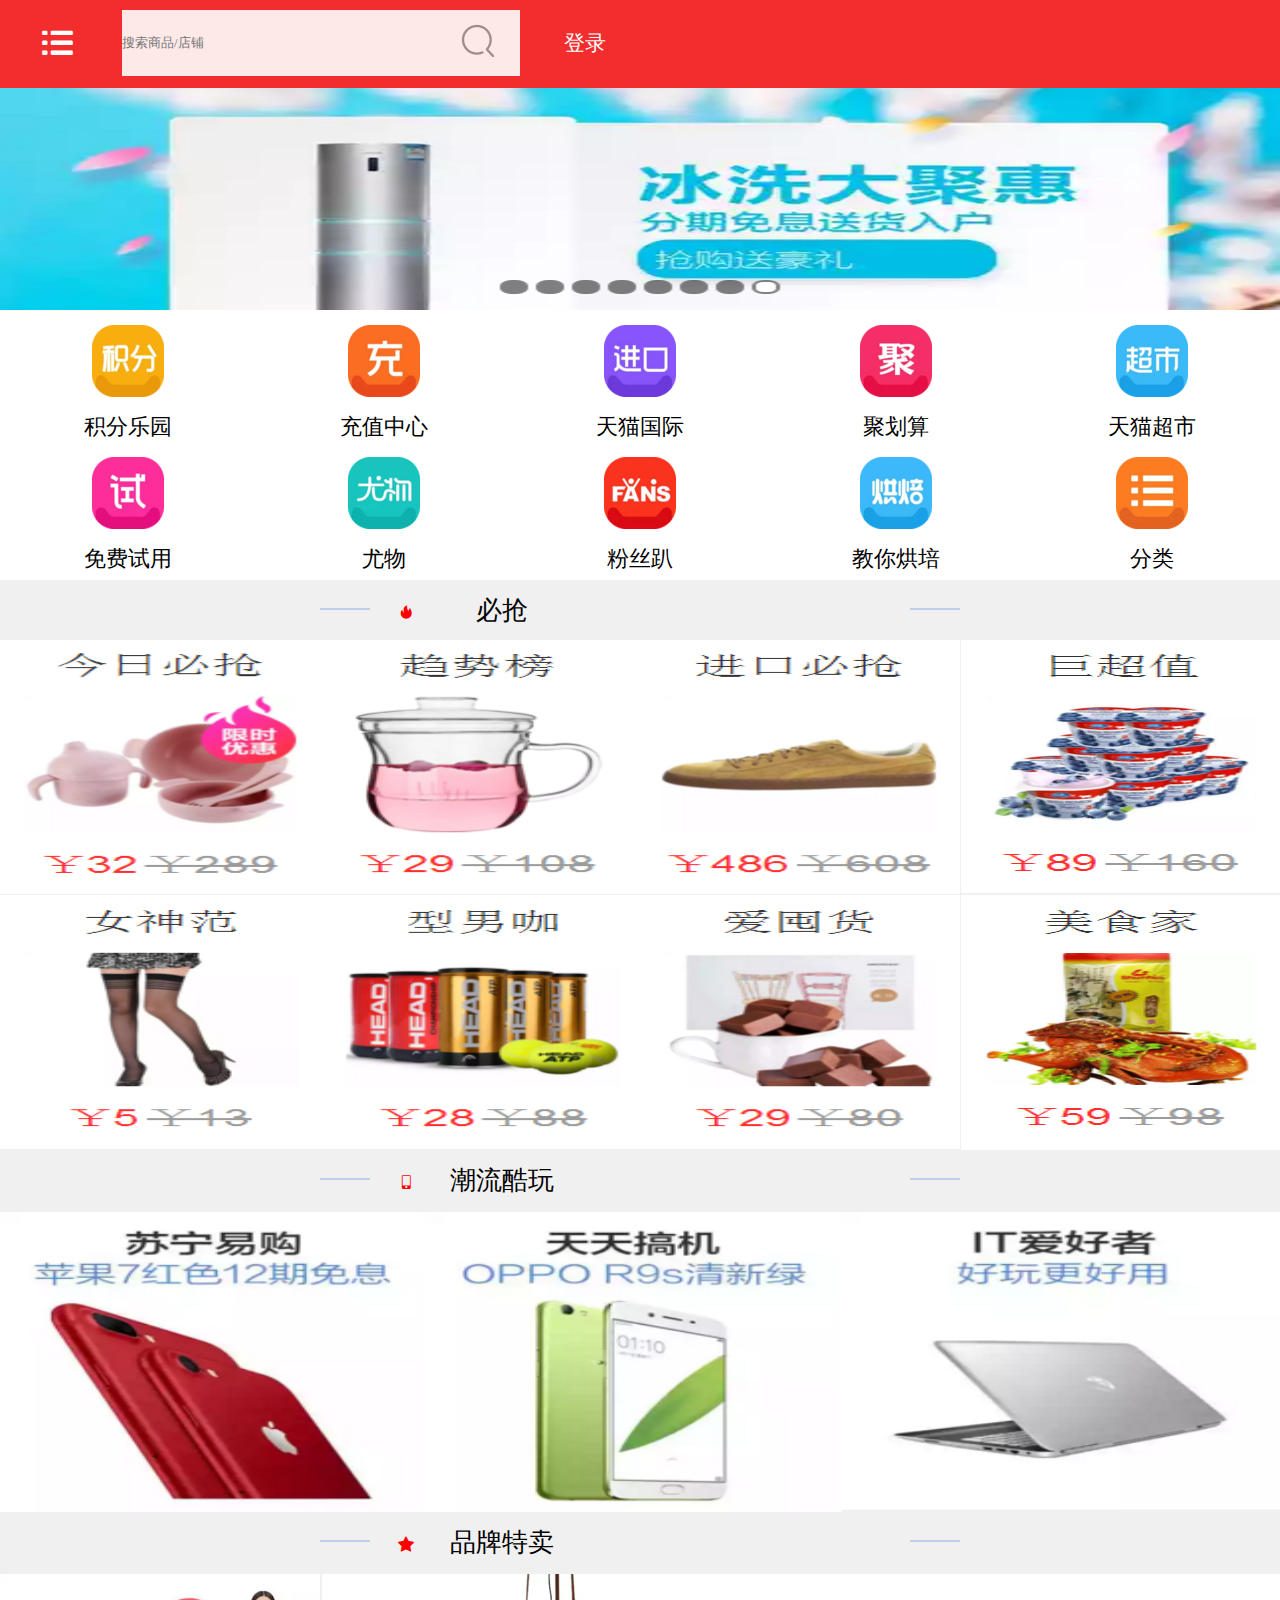
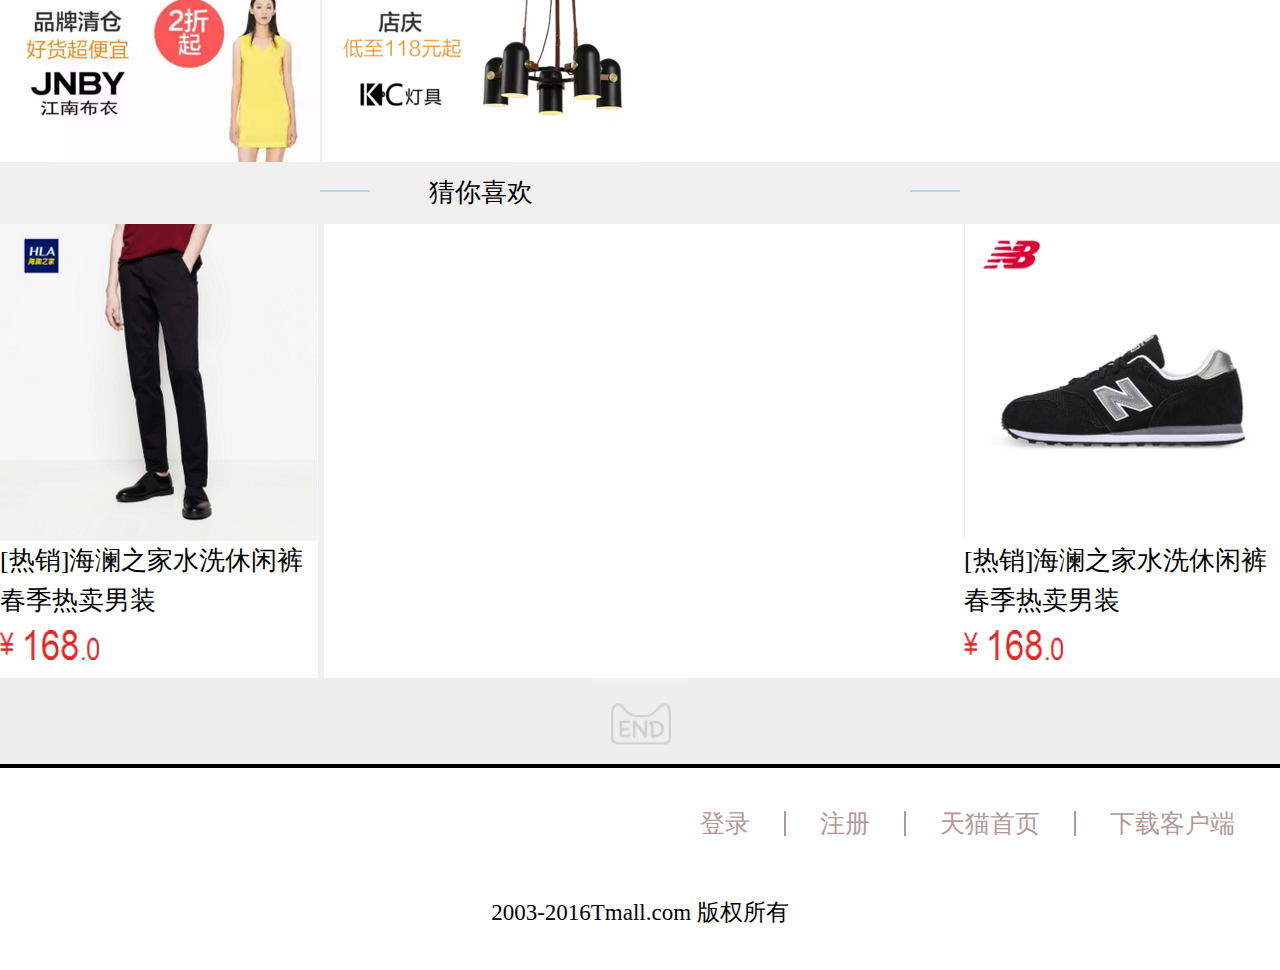
<file: index.html>
<!DOCTYPE html>
<html lang="en">
<head>
	<meta charset="UTF-8">
	<meta name="viewport" content="width=device-width">
	<title>移动端</title>
	<link rel="stylesheet" href="iconfont/iconfont.css">
     <link rel="stylesheet" href="css/index.css">
     <script src="js/rem.js"></script>
     <!-- 头部开始 -->
<header class="tou">
	<div class="hangbao">
		<i class="iconfont icon-caidan"></i>
	</div>
	<div class="shousuohe">
		<div class="zuoshousuo">
			<form action="">
				<input type="text" placeholder="搜索商品/店铺" size="20">
			</form>
		</div>
		<div class="sousuo"><img src="img/images/_06.png" alt=""></div>
	</div>
	<div class="denglu">登录</div>
</header>
<!-- 头部结束 -->
</head>
<body>
<!-- bander开始 -->
<nav class="bazhang"><img src="img/images/toua_02.png" alt=""></nav>
<!-- bander结束 -->
<!-- 导航列表开始 -->
<section class="navlist">
	<ul class="list">
		<li>
			<a href="" class="navimg">
				<img src="img/a_03.png" alt="">
			</a>
			<a href="" class="navtext">积分乐园</a>
		</li>

		<li>
			<a href="" class="navimg">
				<img src="img/天猫移动端_2.png" alt="">
			</a>
			<a href="" class="navtext">充值中心</a>
		</li>

		<li>
			<a href="" class="navimg">
				<img src="img/天猫移动端3.png" alt="">
			</a>
			<a href="" class="navtext">天猫国际</a>
		</li>

		<li>
			<a href="" class="navimg">
				<img src="img/天猫移动端4_.png" alt="">
			</a>
			<a href="" class="navtext">聚划算</a>
		</li>

		<li>
			<a href="" class="navimg">
				<img src="img/天猫移动端_5.png" alt="">
			</a>
			<a href="" class="navtext">天猫超市</a>
		</li>
	</ul>
	<ul class="list">
		<li>
			<a href="" class="navimg">
				<img src="img/天猫移动端6.png" alt="">
			</a>
			<a href="" class="navtext">免费试用</a>
		</li>

		<li>
			<a href="" class="navimg">
				<img src="img/天猫移动端_7.png" alt="">
			</a>
			<a href="" class="navtext">尤物</a>
		</li>

		<li>
			<a href="" class="navimg">
				<img src="img/天猫移动端8.png" alt="">
			</a>
			<a href="" class="navtext">粉丝趴</a>
		</li>

		<li>
			<a href="" class="navimg">
				<img src="img/天猫移动端9.png" alt="">
			</a>
			<a href="" class="navtext">教你烘培</a>
		</li>

		<li>
			<a href="" class="navimg">
				<img src="img/天猫移动端10.png" alt="">
			</a>
			<a href="" class="navtext">分类</a>
		</li>
	</ul>
</section>
    <!-- 导航列表结束 -->
    <!-- 必抢开始 -->
    <section class="biqian">
    	<div class="ab">
			<div class="zuoxian"></div>
			<div class="shouji">
			<i class="iconfont icon-huo"></i>
			</div>
			<div class="zi">必抢</div>
			<div class="youxian"></div>
		</div>
    </section>
    <ul class="jinribiq">
    	 <li>
    	 	<a href="" class="jr"><img src="img/images/天猫-恢复的_04_02.png" alt=""></a>
    	 </li>
    	  <li>
    	  	<a href="" class="jr"><img src="img/images/天猫移动端_03.png" alt=""></a>
    	  </li>
    	  <li><a href="" class="jr"><img src="img/images/天猫移动端_04.png" alt=""></a>
    	  </li>
    	  <li>
    	  	<a href="" class="jr"><img src="img/images/天猫移动端_05.png" alt=""></a>
    	  </li>
    	  <li>
    	  	<a href="" class="jr"><img src="img/images/天猫移动端_02.png" alt=""></a>
    	  </li>
    	  <li>
    	  	<a href="" class="jr"><img src="img/images/r.png" alt=""></a>
    	  </li>
    	  <li>
    	  	<a href="" class="jr"><img src="img/images/天猫移动端_03_03.png" alt=""></a>
    	  </li>
    	  <li>
    	  	<a href="" class="jr"><img src="img/images/d.png" alt=""></a>
    	  </li> 
    </ul>
    <!-- 必抢结束 -->
    <!-- 潮流酷玩开始 -->
	<section class="chaoliu">
		<div class="ab">
			<div class="zuoxian"></div>
			<div class="shouji">
			    <i class="iconfont icon-shouji"></i>
			</div>
			<div class="zi">潮流酷玩</div>
			<div class="youxian"></div>
		</div>
	</section>
	<div class="sanchaoliu">
		<ul class="yichouliu">
			 <li>
			 <img src="img/images/天猫-恢复的_08.png" alt="">
			 </li>
			 <li>
			 <img src="img/images/天猫-恢复的_09.png" alt="">
			 </li>
			 <li>
			 <img src="img/images/天猫-恢复的_10.png" alt="">
			 </li>
		</ul>
	</div>
	<!-- 潮流酷玩结束 -->
	<!-- 品牌特卖开始 -->
	<section class="temaihe">
		<div class="ab">
			<div class="zuoxian"></div>
			<div class="shouji">
			    <i class="iconfont icon-wujiaoxing"></i>
			</div>
			<div class="zi">品牌特卖</div>
			<div class="youxian"></div>
		</div>
	</section>
	<div class="jnby">
	<img src="img/images/天猫-恢复的_02.png" alt="">
	</div>
	<div class="ikc">
	<img src="img/images/天猫-恢复的_03.png" alt="">
	</div>
	<!-- 品牌特卖结束 -->
	<!-- 猜你喜欢开始 -->
	<section class="caini">
		<div class="ab">
			<div class="zuoxian"></div>
			<div class="zi zia">猜你喜欢</div>
			<div class="youxian"></div>
		</div>
	</section>
	<div class="hla">
		<div class="xhla">
		<img src="img/images/天猫-恢复的_11.png" alt="">
		</div>
		<div class="rexiao">[热销]海澜之家水洗休闲裤春季热卖男装
		</div>
		<div class="qian"><img src="img/19_03.png" alt=""></div>
	</div>
	<div class="mew">
		<div class="xiezi"><img src="img/images/天猫-恢复的_12.png" alt=""></div>
		<div class="rexiao">[热销]海澜之家水洗休闲裤春季热卖男装</div>
		<div class="qian"><img src="img/19_03.png" alt=""></div>
	</div>
	<!-- 猜你喜欢结束 -->
	<section class="end">
		<div class="aend"><img src="img/images/天猫-恢复的_023.png" alt=""></div>
	</section>
	<!-- 尾部开始 -->
	<section class="kehuduan">
		<ul class="zhuce">
			<li><a href="">登录</a></li>
			<li><a href="">注册</a></li>
			<li><a href="">天猫首页</a></li>
			<li><a href="">下载客户端</a></li>
		</ul>
		<div class="banquan">2003-2016Tmall.com 版权所有</div>
	</section>
</body>
</html>
</file>
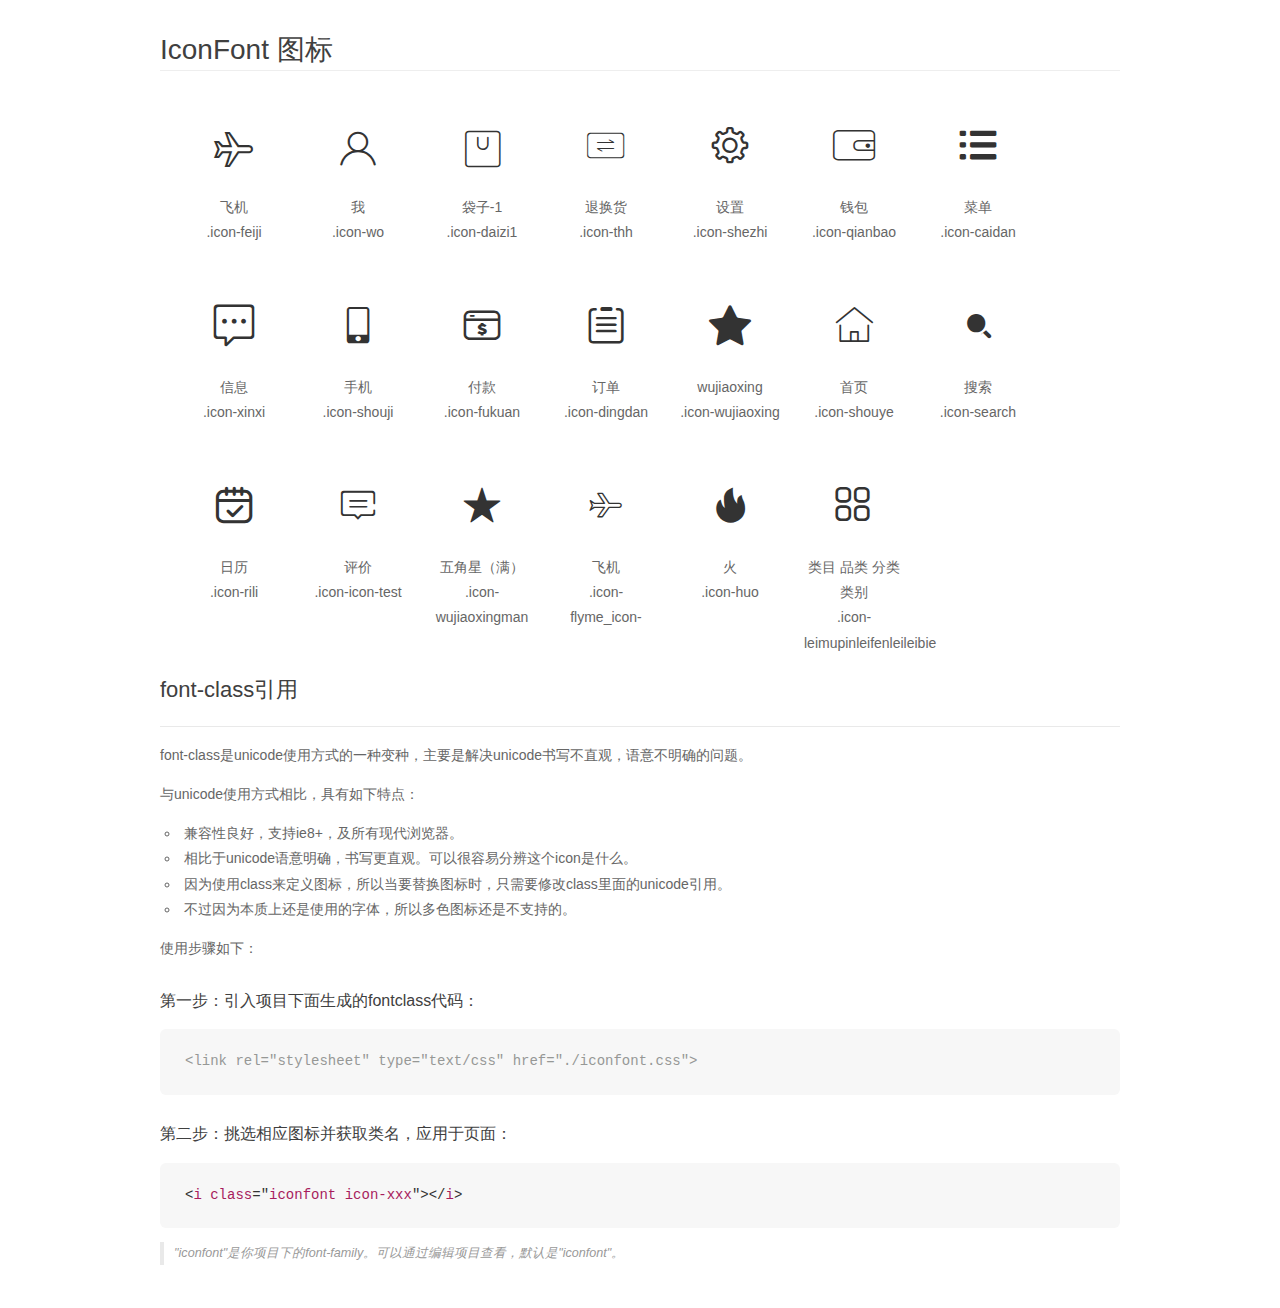
<file: iconfont/demo_fontclass.html>
<!DOCTYPE html>
<html>
<head>
    <meta charset="utf-8"/>
    <title>IconFont</title>
    <link rel="stylesheet" href="demo.css">
    <link rel="stylesheet" href="iconfont.css">
</head>
<body>
    <div class="main markdown">
        <h1>IconFont 图标</h1>
        <ul class="icon_lists clear">
            
                <li>
                <i class="icon iconfont icon-feiji"></i>
                    <div class="name">飞机</div>
                    <div class="fontclass">.icon-feiji</div>
                </li>
            
                <li>
                <i class="icon iconfont icon-wo"></i>
                    <div class="name">我</div>
                    <div class="fontclass">.icon-wo</div>
                </li>
            
                <li>
                <i class="icon iconfont icon-daizi1"></i>
                    <div class="name">袋子-1</div>
                    <div class="fontclass">.icon-daizi1</div>
                </li>
            
                <li>
                <i class="icon iconfont icon-thh"></i>
                    <div class="name">退换货</div>
                    <div class="fontclass">.icon-thh</div>
                </li>
            
                <li>
                <i class="icon iconfont icon-shezhi"></i>
                    <div class="name">设置</div>
                    <div class="fontclass">.icon-shezhi</div>
                </li>
            
                <li>
                <i class="icon iconfont icon-qianbao"></i>
                    <div class="name">钱包</div>
                    <div class="fontclass">.icon-qianbao</div>
                </li>
            
                <li>
                <i class="icon iconfont icon-caidan"></i>
                    <div class="name">菜单</div>
                    <div class="fontclass">.icon-caidan</div>
                </li>
            
                <li>
                <i class="icon iconfont icon-xinxi"></i>
                    <div class="name">信息</div>
                    <div class="fontclass">.icon-xinxi</div>
                </li>
            
                <li>
                <i class="icon iconfont icon-shouji"></i>
                    <div class="name">手机</div>
                    <div class="fontclass">.icon-shouji</div>
                </li>
            
                <li>
                <i class="icon iconfont icon-fukuan"></i>
                    <div class="name">付款</div>
                    <div class="fontclass">.icon-fukuan</div>
                </li>
            
                <li>
                <i class="icon iconfont icon-dingdan"></i>
                    <div class="name">订单</div>
                    <div class="fontclass">.icon-dingdan</div>
                </li>
            
                <li>
                <i class="icon iconfont icon-wujiaoxing"></i>
                    <div class="name">wujiaoxing</div>
                    <div class="fontclass">.icon-wujiaoxing</div>
                </li>
            
                <li>
                <i class="icon iconfont icon-shouye"></i>
                    <div class="name">首页</div>
                    <div class="fontclass">.icon-shouye</div>
                </li>
            
                <li>
                <i class="icon iconfont icon-search"></i>
                    <div class="name">搜索</div>
                    <div class="fontclass">.icon-search</div>
                </li>
            
                <li>
                <i class="icon iconfont icon-rili"></i>
                    <div class="name">日历</div>
                    <div class="fontclass">.icon-rili</div>
                </li>
            
                <li>
                <i class="icon iconfont icon-icon-test"></i>
                    <div class="name">评价</div>
                    <div class="fontclass">.icon-icon-test</div>
                </li>
            
                <li>
                <i class="icon iconfont icon-wujiaoxingman"></i>
                    <div class="name">五角星（满）</div>
                    <div class="fontclass">.icon-wujiaoxingman</div>
                </li>
            
                <li>
                <i class="icon iconfont icon-flyme_icon-"></i>
                    <div class="name">飞机</div>
                    <div class="fontclass">.icon-flyme_icon-</div>
                </li>
            
                <li>
                <i class="icon iconfont icon-huo"></i>
                    <div class="name">火</div>
                    <div class="fontclass">.icon-huo</div>
                </li>
            
                <li>
                <i class="icon iconfont icon-leimupinleifenleileibie"></i>
                    <div class="name">类目 品类 分类 类别</div>
                    <div class="fontclass">.icon-leimupinleifenleileibie</div>
                </li>
            
        </ul>

        <h2 id="font-class-">font-class引用</h2>
        <hr>

        <p>font-class是unicode使用方式的一种变种，主要是解决unicode书写不直观，语意不明确的问题。</p>
        <p>与unicode使用方式相比，具有如下特点：</p>
        <ul>
        <li>兼容性良好，支持ie8+，及所有现代浏览器。</li>
        <li>相比于unicode语意明确，书写更直观。可以很容易分辨这个icon是什么。</li>
        <li>因为使用class来定义图标，所以当要替换图标时，只需要修改class里面的unicode引用。</li>
        <li>不过因为本质上还是使用的字体，所以多色图标还是不支持的。</li>
        </ul>
        <p>使用步骤如下：</p>
        <h3 id="-fontclass-">第一步：引入项目下面生成的fontclass代码：</h3>


        <pre><code class="lang-js hljs javascript"><span class="hljs-comment">&lt;link rel="stylesheet" type="text/css" href="./iconfont.css"&gt;</span></code></pre>
        <h3 id="-">第二步：挑选相应图标并获取类名，应用于页面：</h3>
        <pre><code class="lang-css hljs">&lt;<span class="hljs-selector-tag">i</span> <span class="hljs-selector-tag">class</span>="<span class="hljs-selector-tag">iconfont</span> <span class="hljs-selector-tag">icon-xxx</span>"&gt;&lt;/<span class="hljs-selector-tag">i</span>&gt;</code></pre>
        <blockquote>
        <p>"iconfont"是你项目下的font-family。可以通过编辑项目查看，默认是"iconfont"。</p>
        </blockquote>
    </div>
</body>
</html>
</file>
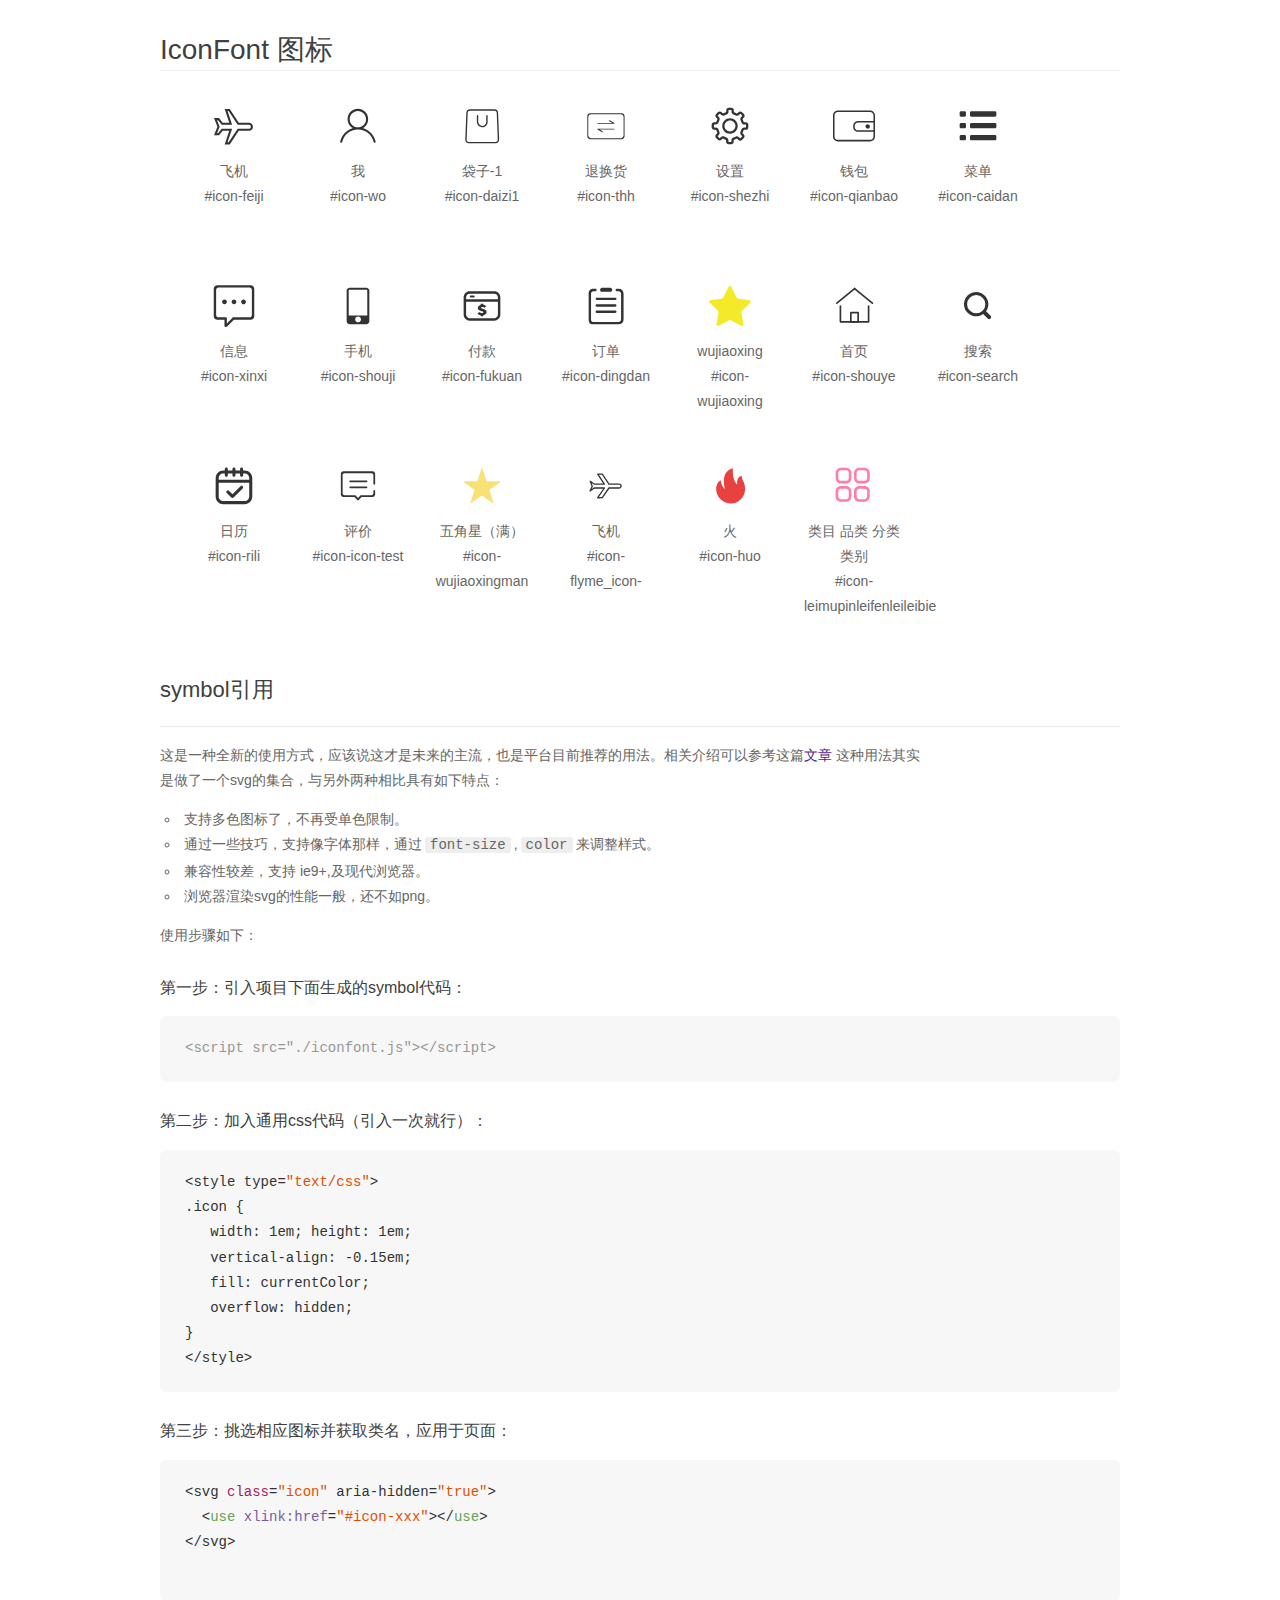
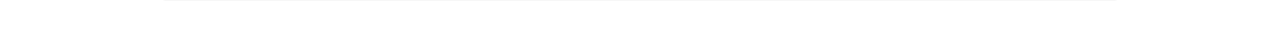
<file: iconfont/demo_symbol.html>
<!DOCTYPE html>
<html>
<head>
    <meta charset="utf-8"/>
    <title>IconFont</title>
    <link rel="stylesheet" href="demo.css">
    <script src="iconfont.js"></script>

    <style type="text/css">
        .icon {
          /* 通过设置 font-size 来改变图标大小 */
          width: 1em; height: 1em;
          /* 图标和文字相邻时，垂直对齐 */
          vertical-align: -0.15em;
          /* 通过设置 color 来改变 SVG 的颜色/fill */
          fill: currentColor;
          /* path 和 stroke 溢出 viewBox 部分在 IE 下会显示
             normalize.css 中也包含这行 */
          overflow: hidden;
        }

    </style>
</head>
<body>
    <div class="main markdown">
        <h1>IconFont 图标</h1>
        <ul class="icon_lists clear">
            
                <li>
                    <svg class="icon" aria-hidden="true">
                        <use xlink:href="#icon-feiji"></use>
                    </svg>
                    <div class="name">飞机</div>
                    <div class="fontclass">#icon-feiji</div>
                </li>
            
                <li>
                    <svg class="icon" aria-hidden="true">
                        <use xlink:href="#icon-wo"></use>
                    </svg>
                    <div class="name">我</div>
                    <div class="fontclass">#icon-wo</div>
                </li>
            
                <li>
                    <svg class="icon" aria-hidden="true">
                        <use xlink:href="#icon-daizi1"></use>
                    </svg>
                    <div class="name">袋子-1</div>
                    <div class="fontclass">#icon-daizi1</div>
                </li>
            
                <li>
                    <svg class="icon" aria-hidden="true">
                        <use xlink:href="#icon-thh"></use>
                    </svg>
                    <div class="name">退换货</div>
                    <div class="fontclass">#icon-thh</div>
                </li>
            
                <li>
                    <svg class="icon" aria-hidden="true">
                        <use xlink:href="#icon-shezhi"></use>
                    </svg>
                    <div class="name">设置</div>
                    <div class="fontclass">#icon-shezhi</div>
                </li>
            
                <li>
                    <svg class="icon" aria-hidden="true">
                        <use xlink:href="#icon-qianbao"></use>
                    </svg>
                    <div class="name">钱包</div>
                    <div class="fontclass">#icon-qianbao</div>
                </li>
            
                <li>
                    <svg class="icon" aria-hidden="true">
                        <use xlink:href="#icon-caidan"></use>
                    </svg>
                    <div class="name">菜单</div>
                    <div class="fontclass">#icon-caidan</div>
                </li>
            
                <li>
                    <svg class="icon" aria-hidden="true">
                        <use xlink:href="#icon-xinxi"></use>
                    </svg>
                    <div class="name">信息</div>
                    <div class="fontclass">#icon-xinxi</div>
                </li>
            
                <li>
                    <svg class="icon" aria-hidden="true">
                        <use xlink:href="#icon-shouji"></use>
                    </svg>
                    <div class="name">手机</div>
                    <div class="fontclass">#icon-shouji</div>
                </li>
            
                <li>
                    <svg class="icon" aria-hidden="true">
                        <use xlink:href="#icon-fukuan"></use>
                    </svg>
                    <div class="name">付款</div>
                    <div class="fontclass">#icon-fukuan</div>
                </li>
            
                <li>
                    <svg class="icon" aria-hidden="true">
                        <use xlink:href="#icon-dingdan"></use>
                    </svg>
                    <div class="name">订单</div>
                    <div class="fontclass">#icon-dingdan</div>
                </li>
            
                <li>
                    <svg class="icon" aria-hidden="true">
                        <use xlink:href="#icon-wujiaoxing"></use>
                    </svg>
                    <div class="name">wujiaoxing</div>
                    <div class="fontclass">#icon-wujiaoxing</div>
                </li>
            
                <li>
                    <svg class="icon" aria-hidden="true">
                        <use xlink:href="#icon-shouye"></use>
                    </svg>
                    <div class="name">首页</div>
                    <div class="fontclass">#icon-shouye</div>
                </li>
            
                <li>
                    <svg class="icon" aria-hidden="true">
                        <use xlink:href="#icon-search"></use>
                    </svg>
                    <div class="name">搜索</div>
                    <div class="fontclass">#icon-search</div>
                </li>
            
                <li>
                    <svg class="icon" aria-hidden="true">
                        <use xlink:href="#icon-rili"></use>
                    </svg>
                    <div class="name">日历</div>
                    <div class="fontclass">#icon-rili</div>
                </li>
            
                <li>
                    <svg class="icon" aria-hidden="true">
                        <use xlink:href="#icon-icon-test"></use>
                    </svg>
                    <div class="name">评价</div>
                    <div class="fontclass">#icon-icon-test</div>
                </li>
            
                <li>
                    <svg class="icon" aria-hidden="true">
                        <use xlink:href="#icon-wujiaoxingman"></use>
                    </svg>
                    <div class="name">五角星（满）</div>
                    <div class="fontclass">#icon-wujiaoxingman</div>
                </li>
            
                <li>
                    <svg class="icon" aria-hidden="true">
                        <use xlink:href="#icon-flyme_icon-"></use>
                    </svg>
                    <div class="name">飞机</div>
                    <div class="fontclass">#icon-flyme_icon-</div>
                </li>
            
                <li>
                    <svg class="icon" aria-hidden="true">
                        <use xlink:href="#icon-huo"></use>
                    </svg>
                    <div class="name">火</div>
                    <div class="fontclass">#icon-huo</div>
                </li>
            
                <li>
                    <svg class="icon" aria-hidden="true">
                        <use xlink:href="#icon-leimupinleifenleileibie"></use>
                    </svg>
                    <div class="name">类目 品类 分类 类别</div>
                    <div class="fontclass">#icon-leimupinleifenleileibie</div>
                </li>
            
        </ul>


        <h2 id="symbol-">symbol引用</h2>
        <hr>

        <p>这是一种全新的使用方式，应该说这才是未来的主流，也是平台目前推荐的用法。相关介绍可以参考这篇<a href="">文章</a>
        这种用法其实是做了一个svg的集合，与另外两种相比具有如下特点：</p>
        <ul>
          <li>支持多色图标了，不再受单色限制。</li>
          <li>通过一些技巧，支持像字体那样，通过<code>font-size</code>,<code>color</code>来调整样式。</li>
          <li>兼容性较差，支持 ie9+,及现代浏览器。</li>
          <li>浏览器渲染svg的性能一般，还不如png。</li>
        </ul>
        <p>使用步骤如下：</p>
        <h3 id="-symbol-">第一步：引入项目下面生成的symbol代码：</h3>
        <pre><code class="lang-js hljs javascript"><span class="hljs-comment">&lt;script src="./iconfont.js"&gt;&lt;/script&gt;</span></code></pre>
        <h3 id="-css-">第二步：加入通用css代码（引入一次就行）：</h3>
        <pre><code class="lang-js hljs javascript">&lt;style type=<span class="hljs-string">"text/css"</span>&gt;
.icon {
   width: <span class="hljs-number">1</span>em; height: <span class="hljs-number">1</span>em;
   vertical-align: <span class="hljs-number">-0.15</span>em;
   fill: currentColor;
   overflow: hidden;
}
&lt;<span class="hljs-regexp">/style&gt;</span></code></pre>
        <h3 id="-">第三步：挑选相应图标并获取类名，应用于页面：</h3>
        <pre><code class="lang-js hljs javascript">&lt;svg <span class="hljs-class"><span class="hljs-keyword">class</span></span>=<span class="hljs-string">"icon"</span> aria-hidden=<span class="hljs-string">"true"</span>&gt;<span class="xml"><span class="hljs-tag">
  &lt;<span class="hljs-name">use</span> <span class="hljs-attr">xlink:href</span>=<span class="hljs-string">"#icon-xxx"</span>&gt;</span><span class="hljs-tag">&lt;/<span class="hljs-name">use</span>&gt;</span>
</span>&lt;<span class="hljs-regexp">/svg&gt;
        </span></code></pre>
    </div>
</body>
</html>
</file>
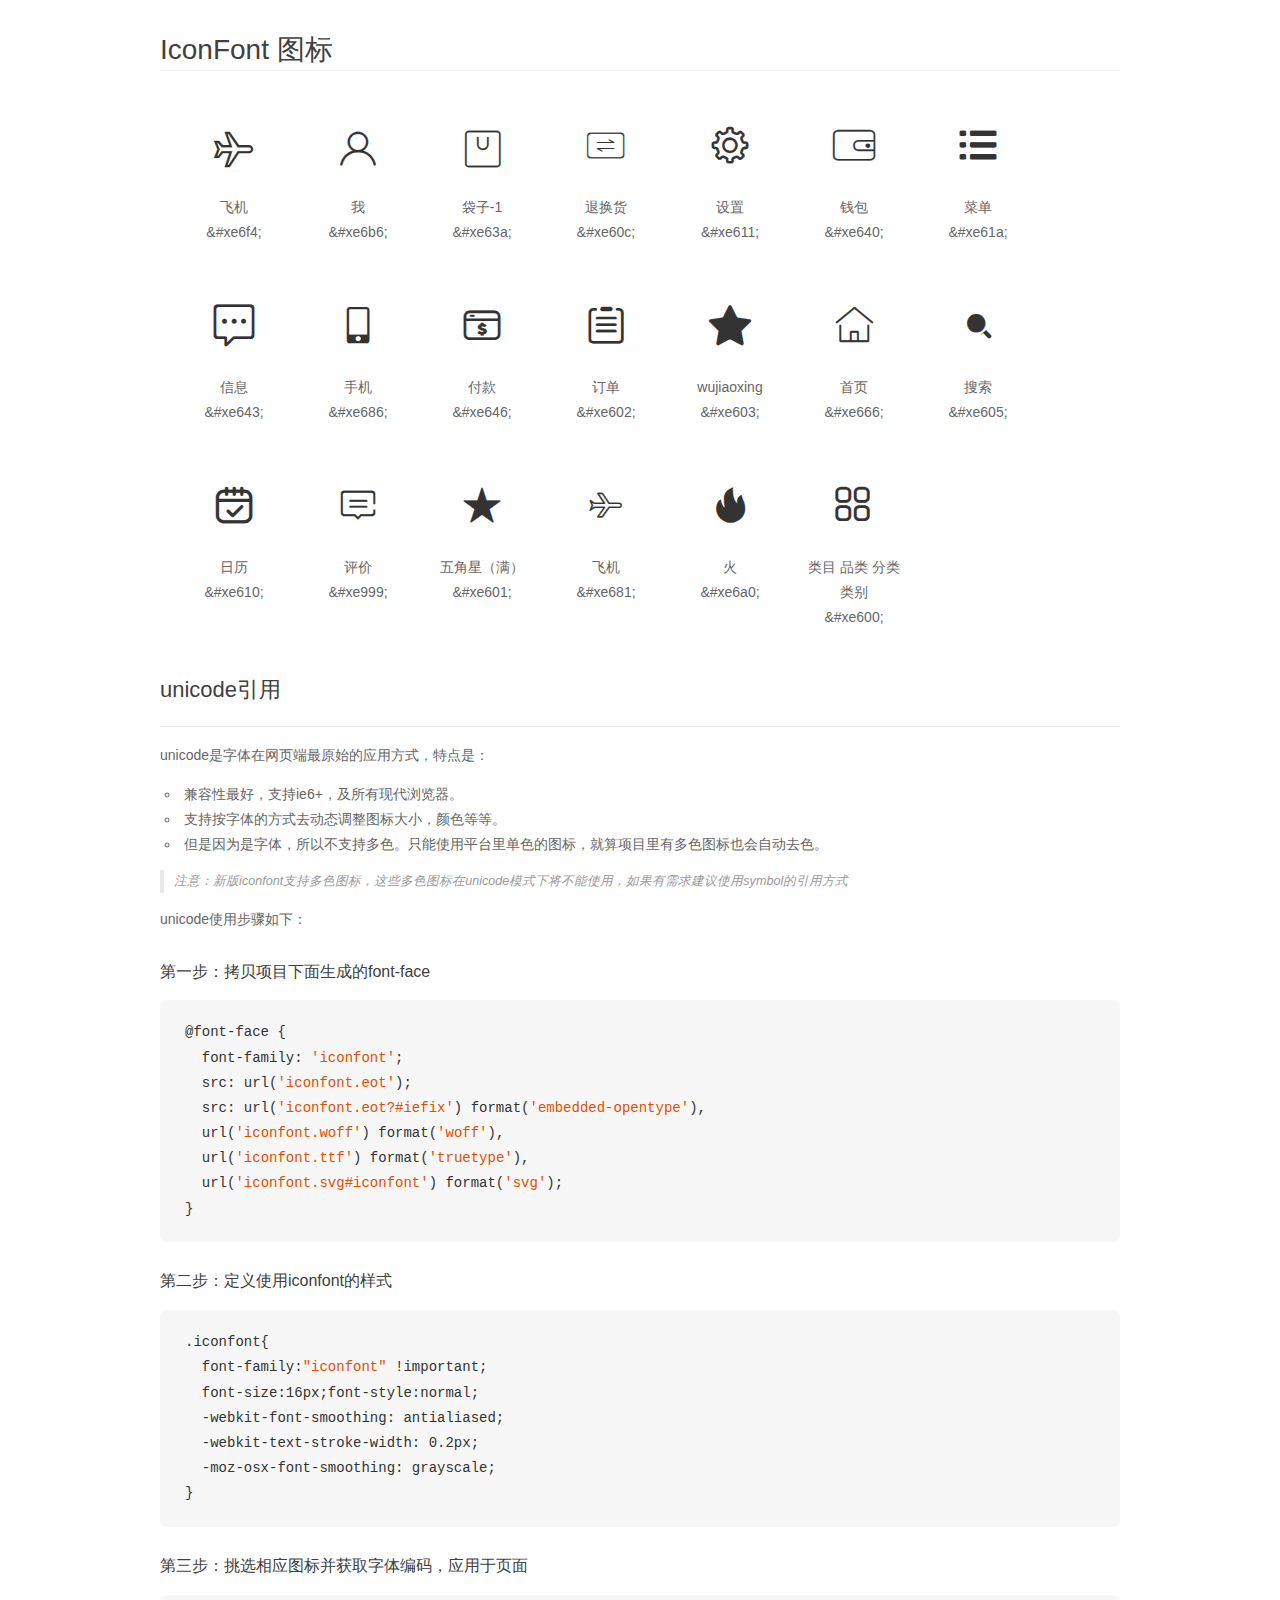
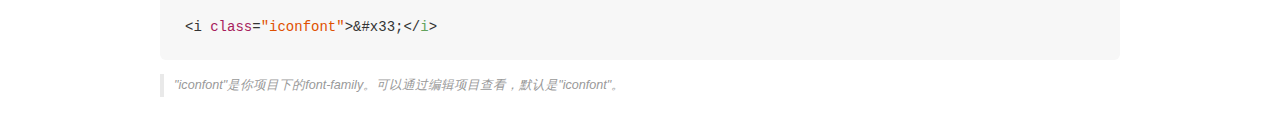
<file: iconfont/demo_unicode.html>
<!DOCTYPE html>
<html>
<head>
    <meta charset="utf-8"/>
    <title>IconFont</title>
    <link rel="stylesheet" href="demo.css">

    <style type="text/css">

        @font-face {font-family: "iconfont";
          src: url('iconfont.eot'); /* IE9*/
          src: url('iconfont.eot#iefix') format('embedded-opentype'), /* IE6-IE8 */
          url('iconfont.woff') format('woff'), /* chrome, firefox */
          url('iconfont.ttf') format('truetype'), /* chrome, firefox, opera, Safari, Android, iOS 4.2+*/
          url('iconfont.svg#iconfont') format('svg'); /* iOS 4.1- */
        }

        .iconfont {
          font-family:"iconfont" !important;
          font-size:16px;
          font-style:normal;
          -webkit-font-smoothing: antialiased;
          -webkit-text-stroke-width: 0.2px;
          -moz-osx-font-smoothing: grayscale;
        }

    </style>
</head>
<body>
    <div class="main markdown">
        <h1>IconFont 图标</h1>
        <ul class="icon_lists clear">
            
                <li>
                <i class="icon iconfont">&#xe6f4;</i>
                    <div class="name">飞机</div>
                    <div class="code">&amp;#xe6f4;</div>
                </li>
            
                <li>
                <i class="icon iconfont">&#xe6b6;</i>
                    <div class="name">我</div>
                    <div class="code">&amp;#xe6b6;</div>
                </li>
            
                <li>
                <i class="icon iconfont">&#xe63a;</i>
                    <div class="name">袋子-1</div>
                    <div class="code">&amp;#xe63a;</div>
                </li>
            
                <li>
                <i class="icon iconfont">&#xe60c;</i>
                    <div class="name">退换货</div>
                    <div class="code">&amp;#xe60c;</div>
                </li>
            
                <li>
                <i class="icon iconfont">&#xe611;</i>
                    <div class="name">设置</div>
                    <div class="code">&amp;#xe611;</div>
                </li>
            
                <li>
                <i class="icon iconfont">&#xe640;</i>
                    <div class="name">钱包</div>
                    <div class="code">&amp;#xe640;</div>
                </li>
            
                <li>
                <i class="icon iconfont">&#xe61a;</i>
                    <div class="name">菜单</div>
                    <div class="code">&amp;#xe61a;</div>
                </li>
            
                <li>
                <i class="icon iconfont">&#xe643;</i>
                    <div class="name">信息</div>
                    <div class="code">&amp;#xe643;</div>
                </li>
            
                <li>
                <i class="icon iconfont">&#xe686;</i>
                    <div class="name">手机</div>
                    <div class="code">&amp;#xe686;</div>
                </li>
            
                <li>
                <i class="icon iconfont">&#xe646;</i>
                    <div class="name">付款</div>
                    <div class="code">&amp;#xe646;</div>
                </li>
            
                <li>
                <i class="icon iconfont">&#xe602;</i>
                    <div class="name">订单</div>
                    <div class="code">&amp;#xe602;</div>
                </li>
            
                <li>
                <i class="icon iconfont">&#xe603;</i>
                    <div class="name">wujiaoxing</div>
                    <div class="code">&amp;#xe603;</div>
                </li>
            
                <li>
                <i class="icon iconfont">&#xe666;</i>
                    <div class="name">首页</div>
                    <div class="code">&amp;#xe666;</div>
                </li>
            
                <li>
                <i class="icon iconfont">&#xe605;</i>
                    <div class="name">搜索</div>
                    <div class="code">&amp;#xe605;</div>
                </li>
            
                <li>
                <i class="icon iconfont">&#xe610;</i>
                    <div class="name">日历</div>
                    <div class="code">&amp;#xe610;</div>
                </li>
            
                <li>
                <i class="icon iconfont">&#xe999;</i>
                    <div class="name">评价</div>
                    <div class="code">&amp;#xe999;</div>
                </li>
            
                <li>
                <i class="icon iconfont">&#xe601;</i>
                    <div class="name">五角星（满）</div>
                    <div class="code">&amp;#xe601;</div>
                </li>
            
                <li>
                <i class="icon iconfont">&#xe681;</i>
                    <div class="name">飞机</div>
                    <div class="code">&amp;#xe681;</div>
                </li>
            
                <li>
                <i class="icon iconfont">&#xe6a0;</i>
                    <div class="name">火</div>
                    <div class="code">&amp;#xe6a0;</div>
                </li>
            
                <li>
                <i class="icon iconfont">&#xe600;</i>
                    <div class="name">类目 品类 分类 类别</div>
                    <div class="code">&amp;#xe600;</div>
                </li>
            
        </ul>
        <h2 id="unicode-">unicode引用</h2>
        <hr>

        <p>unicode是字体在网页端最原始的应用方式，特点是：</p>
        <ul>
        <li>兼容性最好，支持ie6+，及所有现代浏览器。</li>
        <li>支持按字体的方式去动态调整图标大小，颜色等等。</li>
        <li>但是因为是字体，所以不支持多色。只能使用平台里单色的图标，就算项目里有多色图标也会自动去色。</li>
        </ul>
        <blockquote>
        <p>注意：新版iconfont支持多色图标，这些多色图标在unicode模式下将不能使用，如果有需求建议使用symbol的引用方式</p>
        </blockquote>
        <p>unicode使用步骤如下：</p>
        <h3 id="-font-face">第一步：拷贝项目下面生成的font-face</h3>
        <pre><code class="lang-js hljs javascript">@font-face {
  font-family: <span class="hljs-string">'iconfont'</span>;
  src: url(<span class="hljs-string">'iconfont.eot'</span>);
  src: url(<span class="hljs-string">'iconfont.eot?#iefix'</span>) format(<span class="hljs-string">'embedded-opentype'</span>),
  url(<span class="hljs-string">'iconfont.woff'</span>) format(<span class="hljs-string">'woff'</span>),
  url(<span class="hljs-string">'iconfont.ttf'</span>) format(<span class="hljs-string">'truetype'</span>),
  url(<span class="hljs-string">'iconfont.svg#iconfont'</span>) format(<span class="hljs-string">'svg'</span>);
}
</code></pre>
        <h3 id="-iconfont-">第二步：定义使用iconfont的样式</h3>
        <pre><code class="lang-js hljs javascript">.iconfont{
  font-family:<span class="hljs-string">"iconfont"</span> !important;
  font-size:<span class="hljs-number">16</span>px;font-style:normal;
  -webkit-font-smoothing: antialiased;
  -webkit-text-stroke-width: <span class="hljs-number">0.2</span>px;
  -moz-osx-font-smoothing: grayscale;
}
</code></pre>
        <h3 id="-">第三步：挑选相应图标并获取字体编码，应用于页面</h3>
        <pre><code class="lang-js hljs javascript">&lt;i <span class="hljs-class"><span class="hljs-keyword">class</span></span>=<span class="hljs-string">"iconfont"</span>&gt;&amp;#x33;<span class="xml"><span class="hljs-tag">&lt;/<span class="hljs-name">i</span>&gt;</span></span></code></pre>

        <blockquote>
        <p>"iconfont"是你项目下的font-family。可以通过编辑项目查看，默认是"iconfont"。</p>
        </blockquote>
    </div>


</body>
</html>
</file>
<file: iconfont/iconfont.css>
@font-face {font-family: "iconfont";
  src: url('iconfont.eot?t=1508252797293'); /* IE9*/
  src: url('iconfont.eot?t=1508252797293#iefix') format('embedded-opentype'), /* IE6-IE8 */
  url('[data-uri]') format('woff'),
  url('iconfont.ttf?t=1508252797293') format('truetype'), /* chrome, firefox, opera, Safari, Android, iOS 4.2+*/
  url('iconfont.svg?t=1508252797293#iconfont') format('svg'); /* iOS 4.1- */
}

.iconfont {
  font-family:"iconfont" !important;
  font-size:16px;
  font-style:normal;
  -webkit-font-smoothing: antialiased;
  -moz-osx-font-smoothing: grayscale;
}

.icon-feiji:before { content: "\e6f4"; }

.icon-wo:before { content: "\e6b6"; }

.icon-daizi1:before { content: "\e63a"; }

.icon-thh:before { content: "\e60c"; }

.icon-shezhi:before { content: "\e611"; }

.icon-qianbao:before { content: "\e640"; }

.icon-caidan:before { content: "\e61a"; }

.icon-xinxi:before { content: "\e643"; }

.icon-shouji:before { content: "\e686"; }

.icon-fukuan:before { content: "\e646"; }

.icon-dingdan:before { content: "\e602"; }

.icon-wujiaoxing:before { content: "\e603"; }

.icon-shouye:before { content: "\e666"; }

.icon-search:before { content: "\e605"; }

.icon-rili:before { content: "\e610"; }

.icon-icon-test:before { content: "\e999"; }

.icon-wujiaoxingman:before { content: "\e601"; }

.icon-flyme_icon-:before { content: "\e681"; }

.icon-huo:before { content: "\e6a0"; }

.icon-leimupinleifenleileibie:before { content: "\e600"; }
</file>
<file: css/index.css>
/*
* @Author: 王金龙
* @Date:   2017-10-10 10:19:15
* @Last Modified by:   王金龙
* @Last Modified time: 2017-10-17 23:13:57
*/
@import url('base.css');
.navlist{
	width: 100%;
	height: 2.7rem;                                                                                                                                                                                                                                                                                                               
	/* background: red; */
/* 	margin-top: 0.88rem; */
}
.list{
	width: 100%;
	height: auto;
	overflow: hidden;
	/* background: pink; */
}
.list li{
	width: 20%;
	height: auto;
	/* background: yellow; */          
	float: left;
}
.navimg{
	display: block;
	width: 0.72rem;
	height: 0.72rem;
	/* background: gold; */
	margin: 0 auto;
	margin-top: 0.15rem;
	margin-bottom: 0.15rem;
}
.navimg img{
	display: block;
	width: 100%;
	height: 100%;
}
.navtext{
	display: block;
	font-size: 0.22rem;
	color: black;
	text-align: center;
}
.chaoliu{
	width: 100%;
	height: 0.62rem;
	background:#f0f0f0;
	
}
.ab{
   width: 50%;
   height: 0.62rem;
   /* background: red; */
   overflow: hidden; 
   margin: 0 auto;
}
.zuoxian{
	width: 0.5rem;
	height: 0.02rem;
	background: #becfec;
	float: left;
	margin-top: 0.28rem;
}
.youxian{
	width: 0.5rem;
	height: 0.02rem;
	background: #becfec;
	float: right;
	margin-top: 0.28rem;
}
.shouji{
	width: 0.33rem;
	height: 0.31rem;
	/* background: blue; */
	margin-left: 0.28rem;
	float: left;
	margin-top: 0.17rem;
}
.shouji i{
	line-height: 0.31rem;
	text-align: center;
	color: red;
	float: left;
}
.zi{
	width: 1.21rem;
	height: 0.3rem;
	/* background: blue; */
	float: left;
	margin-left: 0.1rem;
	font-size: 0.26rem;
	text-align: center;
	line-height: 0.3rem;
	margin-top: 0.16rem;
}
.zia{
	width: 1.21rem;
	height: 0.3rem;
	/* background: blue; */
	float: left;
	margin-left: 0.5rem;
	font-size: 0.26rem;
	text-align: center;
	line-height: 0.3rem;
	margin-top: 0.16rem;
}
.tou{
	width: 100%;
	height: 0.88rem;
	background: #f32d2d;
	top: 0;
	left: 0;
	position: fixed;
	z-index: 999;
}
.hangbao{
	width: 0.52rem;
	height: 0.66rem;
/* 	background: yellow; */
	margin-top: 0.1rem;
	margin-left: 0.35rem;
	float: left;
}
.hangbao i{
	font-size: 0.35rem;
	line-height: 0.66rem;
	float: left;
	margin-left: 0.05rem;
	color: white;
}
.shousuohe{
	width: 3.98rem;
	height: 0.66rem;
	background:#fee9e9;
	float: left;
	margin-top: 0.1rem;
	margin-left: 0.35rem;
} 
.denglu{
   width: 0.5rem;
   height: 0.66rem;
  /*  background: yellow; */
   float: left;
   margin-top: 0.1rem;
   margin-left: 0.4rem;
   font-size: 0.21rem;
   text-align: center;
   line-height: 0.66rem;
   color: white;
}
.zuoshousuo{
	width: 3.2rem;
	height: 0.66rem;
	
	float: left;
	
} 
input{
	float: left;
	width: 3.2rem;
	height: 0.66rem;
	border: none;
    background: #fee9e9;
}
.sousuo{
	width: 0.54rem;
	height: 0.66rem;
	/* background: #fee9e9; */
	float: left;
	margin-left: 0.1rem;
}
.sousuo img{
	width: 100%;
	height: 100%;
	display: block;
} 
.bazhang{
	width: 100%;
	height: 2.22rem;
	background: blue;
	margin-top: 0.88rem;
}
.bazhang img{
	display: block;
	width: 100%;
	height: 100%;
}
.sanchaoliu{
	width: 100%;
	height: 3rem;
	background: pink;
}
.yichouliu li{
	height: 3rem;
	width:calc(100% / 3);
	background: red;
	float: left;
}
.yichouliu li img{
	width: 100%;
	height: 100%;
	display: block;
}
.temaihe{
	width: 100%;
	height: 0.62rem;
	background: #f0f0f0;
}
.jnby{
	width: 3.22rem;
	height: 1.88rem;
	/* background: blue; */
	float: left;
	border-right: 0.02rem solid #f0f0f0;
	box-sizing: border-box;
}
.ikc{
	width: 3.18rem;
	height: 1.88rem;
	/* background: blue; */
	float: left;
}
.jnby img{
	width: 100%;
	height: 100%;
	display: block;
}
.ikc img{
	width: 100%;
	height: 100%;
	display: block;
}
.biqian{
	width: 100%;
	height: 0.6rem;
	background: #f0f0f0;

}
.jinribiq{
	width:100%;
	height: 5.1rem;
	/* background: black; */
}
.jinribiq li{
	width: calc(100% / 4);
	height: 2.55rem;
	/* background: red; */
	float: left;
	box-sizing: border-box;
	border-bottom: 0.01rem solid #f0f0f0;
}
.jinribiq li:nth-child(4){
    border-bottom: 0.02rem solid #f0f0f0;
    border-left: 0.01rem solid #f0f0f0;
}
.jinribiq li:last-child{
	border-left: 0.01rem solid #f0f0f0;
    border-bottom: none;
}
.jinribiq a img{
      width: 100%;
      height: 2.53rem;
      display: block;
}
/* 猜你喜欢开始 */
.caini{
	width: 100%;
	/* height: 0.88rem; */
	background: #f0f0f0;
	float: left;
}
.hla{
	width: 3.24rem;
	height: 4.54rem;
	/* background:yellow; */
	float: left;
	border-right: 0.06rem solid  #f0f0f0;
	box-sizing: border-box;
}
.mew{
	width: 3.16rem;
	height: 4.54rem;
	/* background: yellow; */
	float: right;
}
.xhla{
	width: 3.17rem;
	height: 3.17rem;
	/* background: green; */
}
.rexiao{
	width: 3.17rem;
	height: 0.89rem;
	/* background:red; */
	font-size: 0.26rem;
	line-height: 0.4rem; 


}
.xiezi{
	width: 3.17rem;
	height: 3.17rem;
	/* background: green; */
}
.xhla img{
	width: 100%;
	height: 100%;
	display: block;
}
.xiezi img{
	width: 100%;
	height: 100%;
	display: block;
}
.qian{
	width: 1rem;
	height: 0.3rem;
	/* background: blue; */
}
.qian img{
	width: 100%;
	height: 100%;
	display: block;
}
.end{
	width: 100%;
	height: 0.86rem;
	background: #eeeeee;
	float: left;
	border-bottom: 0.04rem solid  black;
}
.aend{
	width: 1rem;
	height: 0.84rem;
	/* background: blue; */
	margin: 0 auto;
}
.aend img{
	width: 100%;
	height: 100%;
	display: block;
}
.kehuduan{
	width: 100%;
	height: 2.02rem;
	/* background: red; */
	float: left;
	overflow: hidden;
}
.zhuce{
	width: 5.8rem;
	height: 0.25rem;
	/* background: yellow; */
	float: right;
	margin-top:0.43rem; 
}
.zhuce li{
	font-size: 0.25rem;
	padding-left: 0.34rem;
	padding-right: 0.34rem;
	border-right: 0.02rem solid #b29999;
	float: left;
	line-height: 0.25rem;
}
.zhuce li a{
	color:#b29999;
}
.zhuce li:last-child{
	border-right: 0;
	padding-right: 0;
}
.zhuce li:first-child{
	padding-left: 0;
}
.banquan{
	width: 3.45rem;
	height: 0.23rem;
	/* background: yellow; */
	text-align: center;
	margin: 0 auto;
	margin-top: 1.33rem;
	font-size: 0.23rem;
	line-height: 0.23rem;
}
</file>
<file: iconfont/demo.css>
*{margin: 0;padding: 0;list-style: none;}
/*
KISSY CSS Reset
理念：1. reset 的目的不是清除浏览器的默认样式，这仅是部分工作。清除和重置是紧密不可分的。
2. reset 的目的不是让默认样式在所有浏览器下一致，而是减少默认样式有可能带来的问题。
3. reset 期望提供一套普适通用的基础样式。但没有银弹，推荐根据具体需求，裁剪和修改后再使用。
特色：1. 适应中文；2. 基于最新主流浏览器。
维护：玉伯<lifesinger@gmail.com>, 正淳<ragecarrier@gmail.com>
 */

/** 清除内外边距 **/
body, h1, h2, h3, h4, h5, h6, hr, p, blockquote, /* structural elements 结构元素 */
dl, dt, dd, ul, ol, li, /* list elements 列表元素 */
pre, /* text formatting elements 文本格式元素 */
form, fieldset, legend, button, input, textarea, /* form elements 表单元素 */
th, td /* table elements 表格元素 */ {
  margin: 0;
  padding: 0;
}

/** 设置默认字体 **/
body,
button, input, select, textarea /* for ie */ {
  font: 12px/1.5 tahoma, arial, \5b8b\4f53, sans-serif;
}
h1, h2, h3, h4, h5, h6 { font-size: 100%; }
address, cite, dfn, em, var { font-style: normal; } /* 将斜体扶正 */
code, kbd, pre, samp { font-family: courier new, courier, monospace; } /* 统一等宽字体 */
small { font-size: 12px; } /* 小于 12px 的中文很难阅读，让 small 正常化 */

/** 重置列表元素 **/
ul, ol { list-style: none; }

/** 重置文本格式元素 **/
a { text-decoration: none; }
a:hover { text-decoration: underline; }


/** 重置表单元素 **/
legend { color: #000; } /* for ie6 */
fieldset, img { border: 0; } /* img 搭车：让链接里的 img 无边框 */
button, input, select, textarea { font-size: 100%; } /* 使得表单元素在 ie 下能继承字体大小 */
/* 注：optgroup 无法扶正 */

/** 重置表格元素 **/
table { border-collapse: collapse; border-spacing: 0; }

/* 清除浮动 */
.ks-clear:after, .clear:after {
  content: '\20';
  display: block;
  height: 0;
  clear: both;
}
.ks-clear, .clear {
  *zoom: 1;
}

.main {
  padding: 30px 100px;
width: 960px;
margin: 0 auto;
}
.main h1{font-size:36px; color:#333; text-align:left;margin-bottom:30px; border-bottom: 1px solid #eee;}

.helps{margin-top:40px;}
.helps pre{
  padding:20px;
  margin:10px 0;
  border:solid 1px #e7e1cd;
  background-color: #fffdef;
  overflow: auto;
}

.icon_lists{
  width: 100% !important;

}

.icon_lists li{
  float:left;
  width: 100px;
  height:180px;
  text-align: center;
  list-style: none !important;
}
.icon_lists .icon{
  font-size: 42px;
  line-height: 100px;
  margin: 10px 0;
  color:#333;
  -webkit-transition: font-size 0.25s ease-out 0s;
  -moz-transition: font-size 0.25s ease-out 0s;
  transition: font-size 0.25s ease-out 0s;

}
.icon_lists .icon:hover{
  font-size: 100px;
}



.markdown {
  color: #666;
  font-size: 14px;
  line-height: 1.8;
}

.highlight {
  line-height: 1.5;
}

.markdown img {
  vertical-align: middle;
  max-width: 100%;
}

.markdown h1 {
  color: #404040;
  font-weight: 500;
  line-height: 40px;
  margin-bottom: 24px;
}

.markdown h2,
.markdown h3,
.markdown h4,
.markdown h5,
.markdown h6 {
  color: #404040;
  margin: 1.6em 0 0.6em 0;
  font-weight: 500;
  clear: both;
}

.markdown h1 {
  font-size: 28px;
}

.markdown h2 {
  font-size: 22px;
}

.markdown h3 {
  font-size: 16px;
}

.markdown h4 {
  font-size: 14px;
}

.markdown h5 {
  font-size: 12px;
}

.markdown h6 {
  font-size: 12px;
}

.markdown hr {
  height: 1px;
  border: 0;
  background: #e9e9e9;
  margin: 16px 0;
  clear: both;
}

.markdown p,
.markdown pre {
  margin: 1em 0;
}

.markdown > p,
.markdown > blockquote,
.markdown > .highlight,
.markdown > ol,
.markdown > ul {
  width: 80%;
}

.markdown ul > li {
  list-style: circle;
}

.markdown > ul li,
.markdown blockquote ul > li {
  margin-left: 20px;
  padding-left: 4px;
}

.markdown > ul li p,
.markdown > ol li p {
  margin: 0.6em 0;
}

.markdown ol > li {
  list-style: decimal;
}

.markdown > ol li,
.markdown blockquote ol > li {
  margin-left: 20px;
  padding-left: 4px;
}

.markdown code {
  margin: 0 3px;
  padding: 0 5px;
  background: #eee;
  border-radius: 3px;
}

.markdown pre {
  border-radius: 6px;
  background: #f7f7f7;
  padding: 20px;
}

.markdown pre code {
  border: none;
  background: #f7f7f7;
  margin: 0;
}

.markdown strong,
.markdown b {
  font-weight: 600;
}

.markdown > table {
  border-collapse: collapse;
  border-spacing: 0px;
  empty-cells: show;
  border: 1px solid #e9e9e9;
  width: 95%;
  margin-bottom: 24px;
}

.markdown > table th {
  white-space: nowrap;
  color: #333;
  font-weight: 600;

}

.markdown > table th,
.markdown > table td {
  border: 1px solid #e9e9e9;
  padding: 8px 16px;
  text-align: left;
}

.markdown > table th {
  background: #F7F7F7;
}

.markdown blockquote {
  font-size: 90%;
  color: #999;
  border-left: 4px solid #e9e9e9;
  padding-left: 0.8em;
  margin: 1em 0;
  font-style: italic;
}

.markdown blockquote p {
  margin: 0;
}

.markdown .anchor {
  opacity: 0;
  transition: opacity 0.3s ease;
  margin-left: 8px;
}

.markdown .waiting {
  color: #ccc;
}

.markdown h1:hover .anchor,
.markdown h2:hover .anchor,
.markdown h3:hover .anchor,
.markdown h4:hover .anchor,
.markdown h5:hover .anchor,
.markdown h6:hover .anchor {
  opacity: 1;
  display: inline-block;
}

.markdown > br,
.markdown > p > br {
  clear: both;
}


.hljs {
  display: block;
  background: white;
  padding: 0.5em;
  color: #333333;
  overflow-x: auto;
}

.hljs-comment,
.hljs-meta {
  color: #969896;
}

.hljs-string,
.hljs-variable,
.hljs-template-variable,
.hljs-strong,
.hljs-emphasis,
.hljs-quote {
  color: #df5000;
}

.hljs-keyword,
.hljs-selector-tag,
.hljs-type {
  color: #a71d5d;
}

.hljs-literal,
.hljs-symbol,
.hljs-bullet,
.hljs-attribute {
  color: #0086b3;
}

.hljs-section,
.hljs-name {
  color: #63a35c;
}

.hljs-tag {
  color: #333333;
}

.hljs-title,
.hljs-attr,
.hljs-selector-id,
.hljs-selector-class,
.hljs-selector-attr,
.hljs-selector-pseudo {
  color: #795da3;
}

.hljs-addition {
  color: #55a532;
  background-color: #eaffea;
}

.hljs-deletion {
  color: #bd2c00;
  background-color: #ffecec;
}

.hljs-link {
  text-decoration: underline;
}

pre{
  background: #fff;
}
</file>
